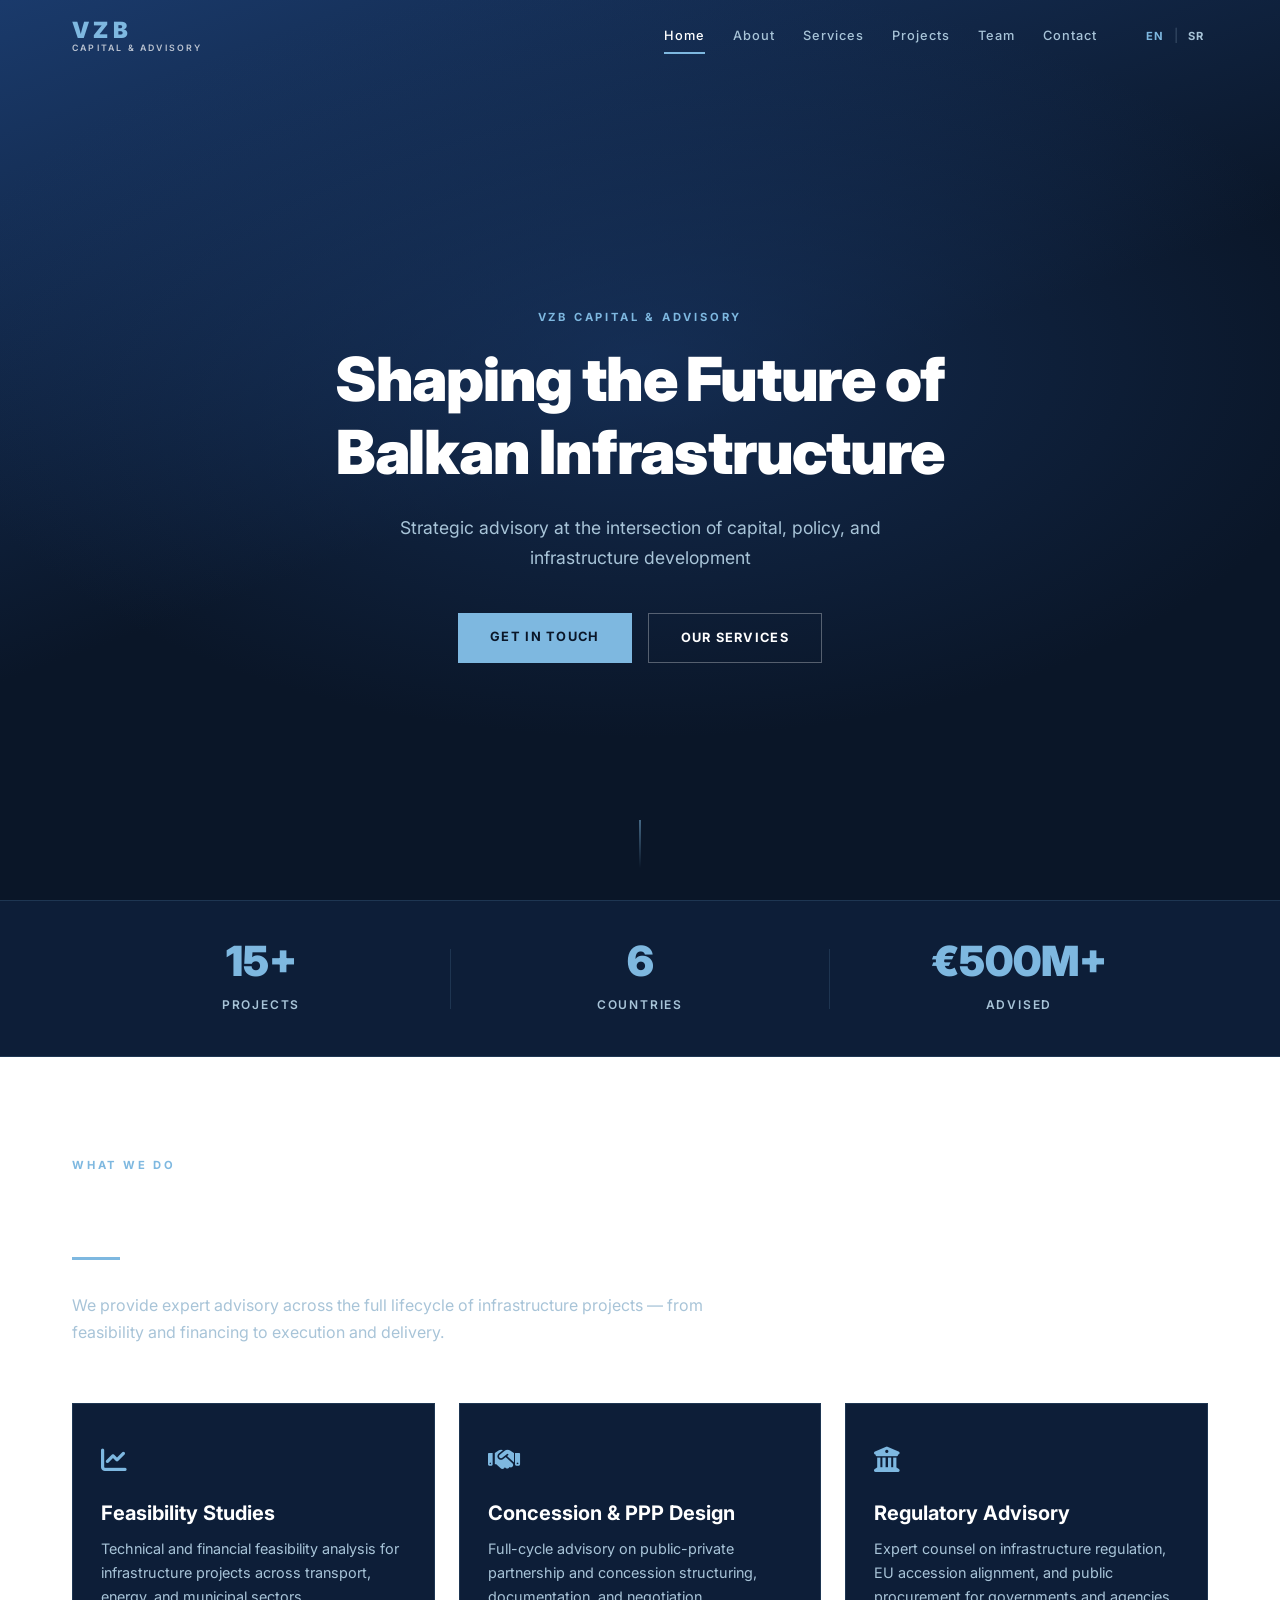
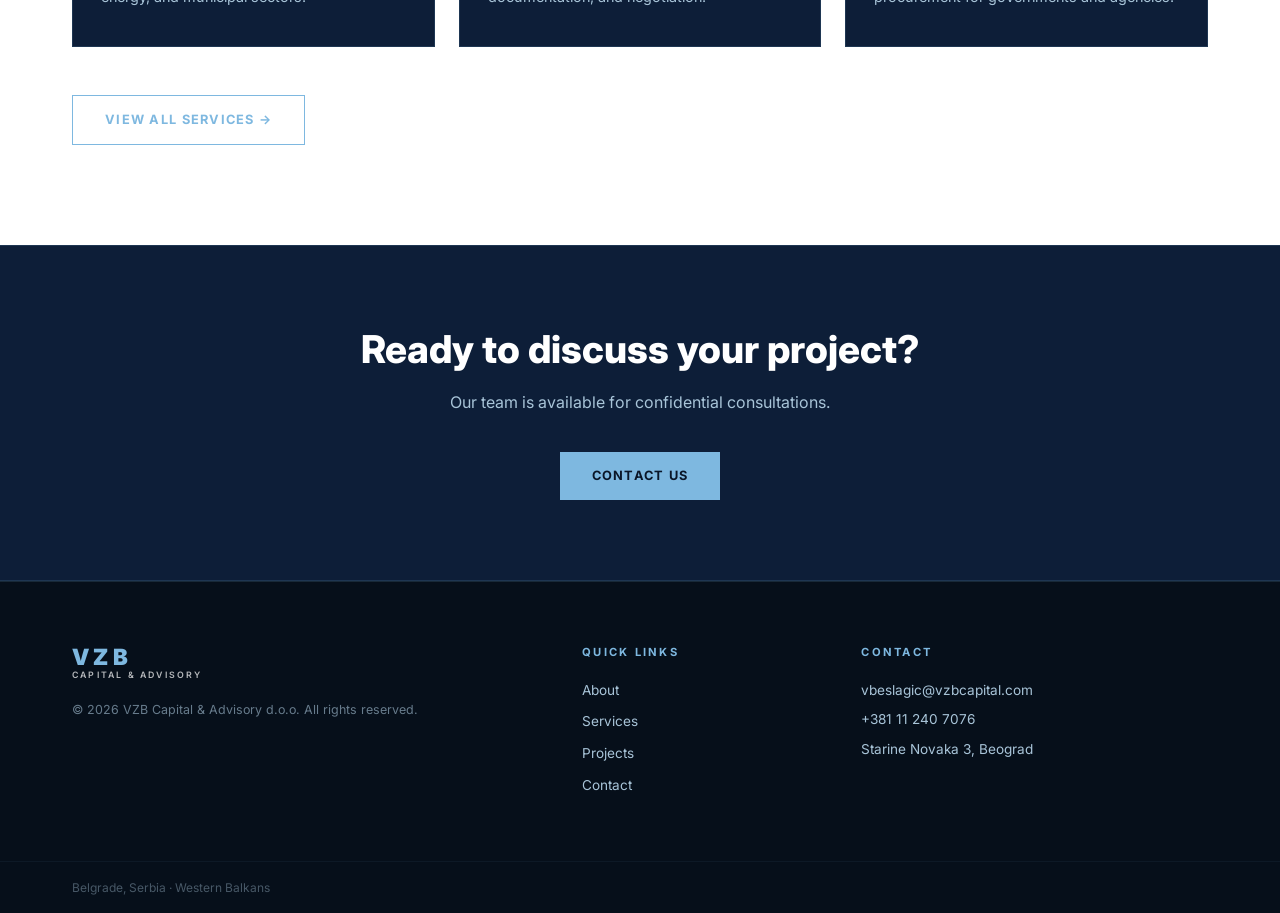
<file: index.html>
<!DOCTYPE html>
<html lang="en">
<head>
  <meta charset="UTF-8">
  <meta name="viewport" content="width=device-width, initial-scale=1.0">
  <title>VZB Capital & Advisory — Infrastructure Advisory, Balkans</title>
  <meta name="description" content="VZB Capital & Advisory provides strategic infrastructure advisory to governments, developers, and investors across the Western Balkans.">
  <link rel="stylesheet" href="https://cdnjs.cloudflare.com/ajax/libs/font-awesome/6.5.0/css/all.min.css">
  <link rel="stylesheet" href="style.css">
</head>
<body>
  <nav id="nav" class="nav"></nav>
  <main id="main">
    <!-- Hero -->
    <section class="hero">
      <div class="hero-content container">
        <span class="label" data-i18n="hero_label">VZB CAPITAL & ADVISORY</span>
        <h1 data-i18n="hero_headline">Shaping the Future of Balkan Infrastructure</h1>
        <p class="hero-sub" data-i18n="hero_sub">Strategic advisory at the intersection of capital, policy, and infrastructure development</p>
        <div class="hero-actions">
          <a href="contact.html" class="btn btn-primary" data-i18n="hero_cta">Get in Touch</a>
          <a href="services.html" class="btn btn-outline" data-i18n="hero_secondary">Our Services</a>
        </div>
      </div>
      <div class="hero-scroll-indicator">
        <span></span>
      </div>
    </section>

    <!-- Stats bar -->
    <section class="stats-bar">
      <div class="stats-inner container">
        <div class="stat">
          <span class="stat-num" data-i18n="stat_projects_num">15+</span>
          <span class="stat-label" data-i18n="stat_projects_label">Projects</span>
        </div>
        <div class="stat-divider"></div>
        <div class="stat">
          <span class="stat-num" data-i18n="stat_countries_num">6</span>
          <span class="stat-label" data-i18n="stat_countries_label">Countries</span>
        </div>
        <div class="stat-divider"></div>
        <div class="stat">
          <span class="stat-num" data-i18n="stat_capital_num">€500M+</span>
          <span class="stat-label" data-i18n="stat_capital_label">Advised</span>
        </div>
      </div>
    </section>

    <!-- Services teaser -->
    <section class="section">
      <div class="container">
        <div class="section-header">
          <span class="label" data-i18n="services_teaser_label">WHAT WE DO</span>
          <h2 data-i18n="services_teaser_heading">Our Core Services</h2>
          <div class="divider"></div>
          <p class="section-sub" data-i18n="services_teaser_sub">We provide expert advisory across the full lifecycle of infrastructure projects.</p>
        </div>
        <div class="service-cards">
          <div class="service-card">
            <div class="service-icon"><i class="fa-solid fa-chart-line"></i></div>
            <h3 data-i18n="svc1_title">Project Financing</h3>
            <p data-i18n="svc1_desc">Structuring and securing financing for major infrastructure initiatives.</p>
          </div>
          <div class="service-card">
            <div class="service-icon"><i class="fa-solid fa-handshake"></i></div>
            <h3 data-i18n="svc2_title">Investor Relations</h3>
            <p data-i18n="svc2_desc">Connecting infrastructure projects with regional and international capital.</p>
          </div>
          <div class="service-card">
            <div class="service-icon"><i class="fa-solid fa-building-columns"></i></div>
            <h3 data-i18n="svc3_title">Government Advisory</h3>
            <p data-i18n="svc3_desc">Strategic advisory for public bodies on infrastructure development.</p>
          </div>
        </div>
        <div class="section-footer-link">
          <a href="services.html" class="btn btn-accent" data-i18n="services_teaser_link">View All Services →</a>
        </div>
      </div>
    </section>

    <!-- CTA Banner -->
    <section class="cta-banner">
      <div class="container">
        <h2 data-i18n="cta_heading">Ready to discuss your project?</h2>
        <p data-i18n="cta_sub">Our team is available for confidential consultations.</p>
        <a href="contact.html" class="btn btn-primary" data-i18n="cta_btn">Contact Us</a>
      </div>
    </section>
  </main>
  <footer id="footer" class="footer"></footer>
  <script src="main.js"></script>
</body>
</html>
</file>
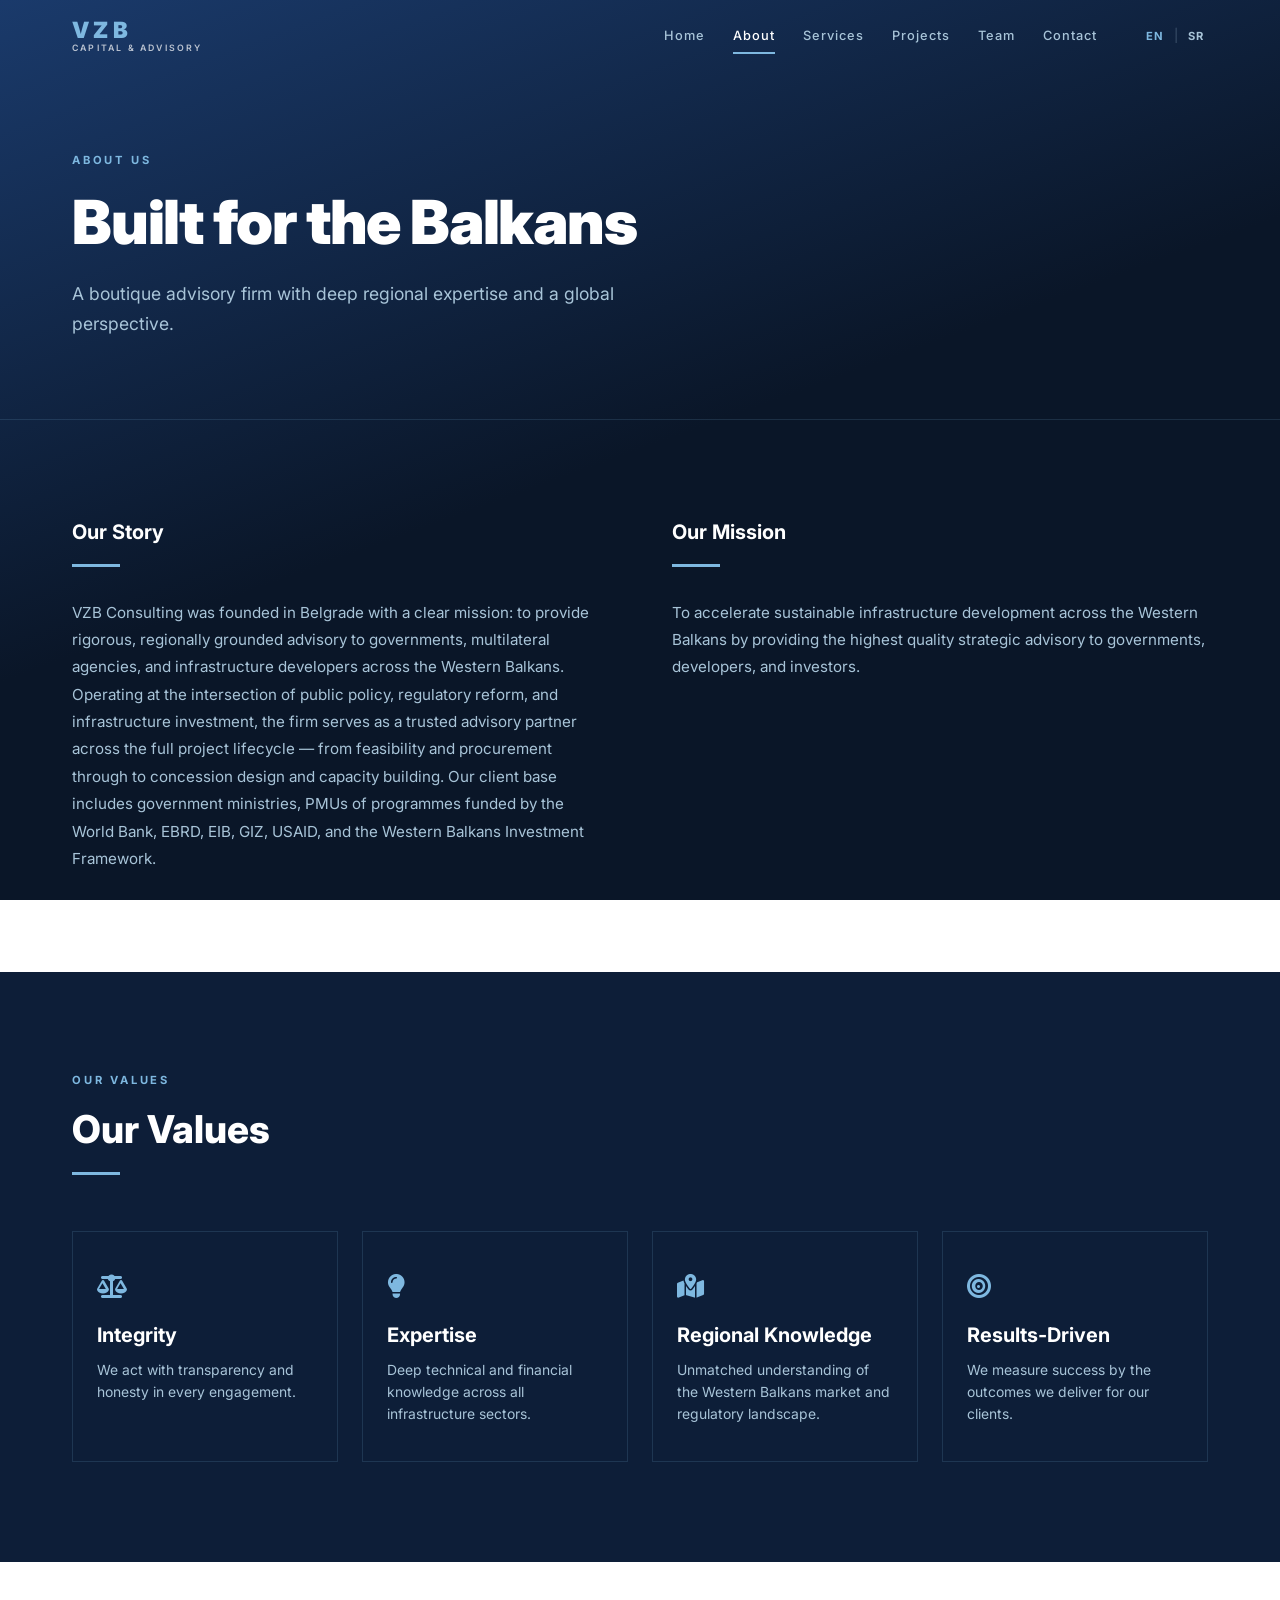
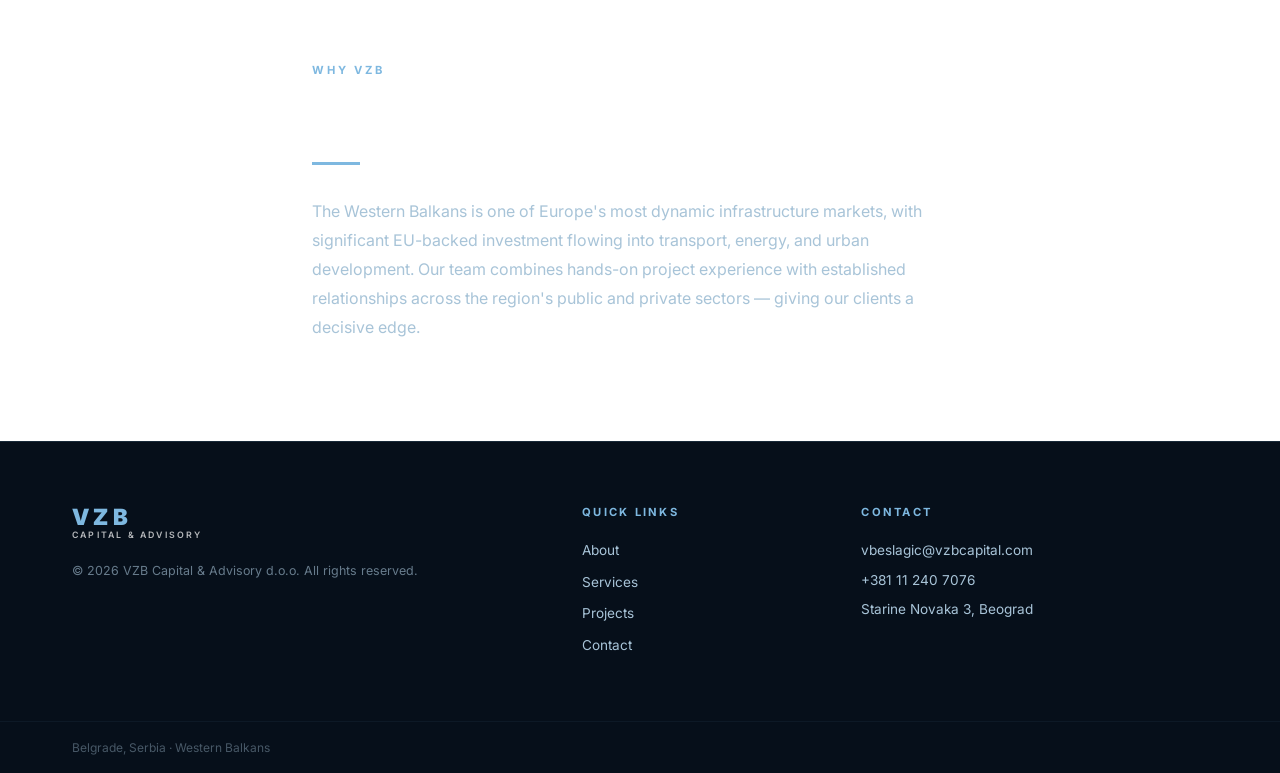
<file: about.html>
<!DOCTYPE html>
<html lang="en">
<head>
  <meta charset="UTF-8">
  <meta name="viewport" content="width=device-width, initial-scale=1.0">
  <title>About — VZB Capital & Advisory</title>
  <meta name="description" content="Learn about VZB Capital & Advisory — a boutique infrastructure advisory firm founded in Belgrade in 2021, serving the Western Balkans region.">
  <link rel="stylesheet" href="https://cdnjs.cloudflare.com/ajax/libs/font-awesome/6.5.0/css/all.min.css">
  <link rel="stylesheet" href="style.css">
</head>
<body>
  <nav id="nav" class="nav"></nav>
  <main id="main">
    <!-- Page Hero -->
    <section class="page-hero">
      <div class="container">
        <span class="label" data-i18n="about_label">ABOUT US</span>
        <h1 data-i18n="about_heading">Built for the Balkans</h1>
        <p class="page-hero-sub" data-i18n="about_tagline">A boutique advisory firm with deep regional expertise and a global perspective.</p>
      </div>
    </section>

    <!-- Story + Mission -->
    <section class="section">
      <div class="container two-col">
        <div>
          <h3 data-i18n="about_story_heading">Our Story</h3>
          <div class="divider"></div>
          <p data-i18n="about_story">VZB Capital & Advisory was founded in 2021 in Belgrade with a clear mission: to bridge the gap between infrastructure development needs in the Western Balkans and the international capital required to realise them. Operating at the intersection of public policy, private finance, and infrastructure delivery, we bring together the expertise needed to navigate complex projects from conception through to financial close.</p>
        </div>
        <div>
          <h3 data-i18n="about_mission_heading">Our Mission</h3>
          <div class="divider"></div>
          <p data-i18n="about_mission">To accelerate sustainable infrastructure development across the Western Balkans by providing the highest quality strategic advisory to governments, developers, and investors.</p>
        </div>
      </div>
    </section>

    <!-- Values -->
    <section class="section section-alt">
      <div class="container">
        <div class="section-header">
          <span class="label" data-i18n="about_values_label">OUR VALUES</span>
          <h2 data-i18n="about_values_heading">Our Values</h2>
          <div class="divider"></div>
        </div>
        <div class="values-grid">
          <div class="value-card">
            <div class="value-icon"><i class="fa-solid fa-scale-balanced"></i></div>
            <h3 data-i18n="val1_title">Integrity</h3>
            <p data-i18n="val1_desc">We act with transparency and honesty in every engagement.</p>
          </div>
          <div class="value-card">
            <div class="value-icon"><i class="fa-solid fa-lightbulb"></i></div>
            <h3 data-i18n="val2_title">Expertise</h3>
            <p data-i18n="val2_desc">Deep technical and financial knowledge across all infrastructure sectors.</p>
          </div>
          <div class="value-card">
            <div class="value-icon"><i class="fa-solid fa-map-location-dot"></i></div>
            <h3 data-i18n="val3_title">Regional Knowledge</h3>
            <p data-i18n="val3_desc">Unmatched understanding of the Western Balkans market.</p>
          </div>
          <div class="value-card">
            <div class="value-icon"><i class="fa-solid fa-bullseye"></i></div>
            <h3 data-i18n="val4_title">Results-Driven</h3>
            <p data-i18n="val4_desc">We measure success by the outcomes we deliver for our clients.</p>
          </div>
        </div>
      </div>
    </section>

    <!-- Why VZB -->
    <section class="section">
      <div class="container narrow">
        <span class="label" data-i18n="about_why_label">WHY VZB</span>
        <h2 data-i18n="about_why_heading">Why VZB?</h2>
        <div class="divider"></div>
        <p data-i18n="about_why">The Western Balkans is one of Europe's most dynamic infrastructure markets, with significant EU-backed investment flowing into transport, energy, and urban development. Our team combines hands-on project experience with established relationships across the region's public and private sectors — giving our clients a decisive edge.</p>
      </div>
    </section>
  </main>
  <footer id="footer" class="footer"></footer>
  <script src="main.js"></script>
</body>
</html>
</file>
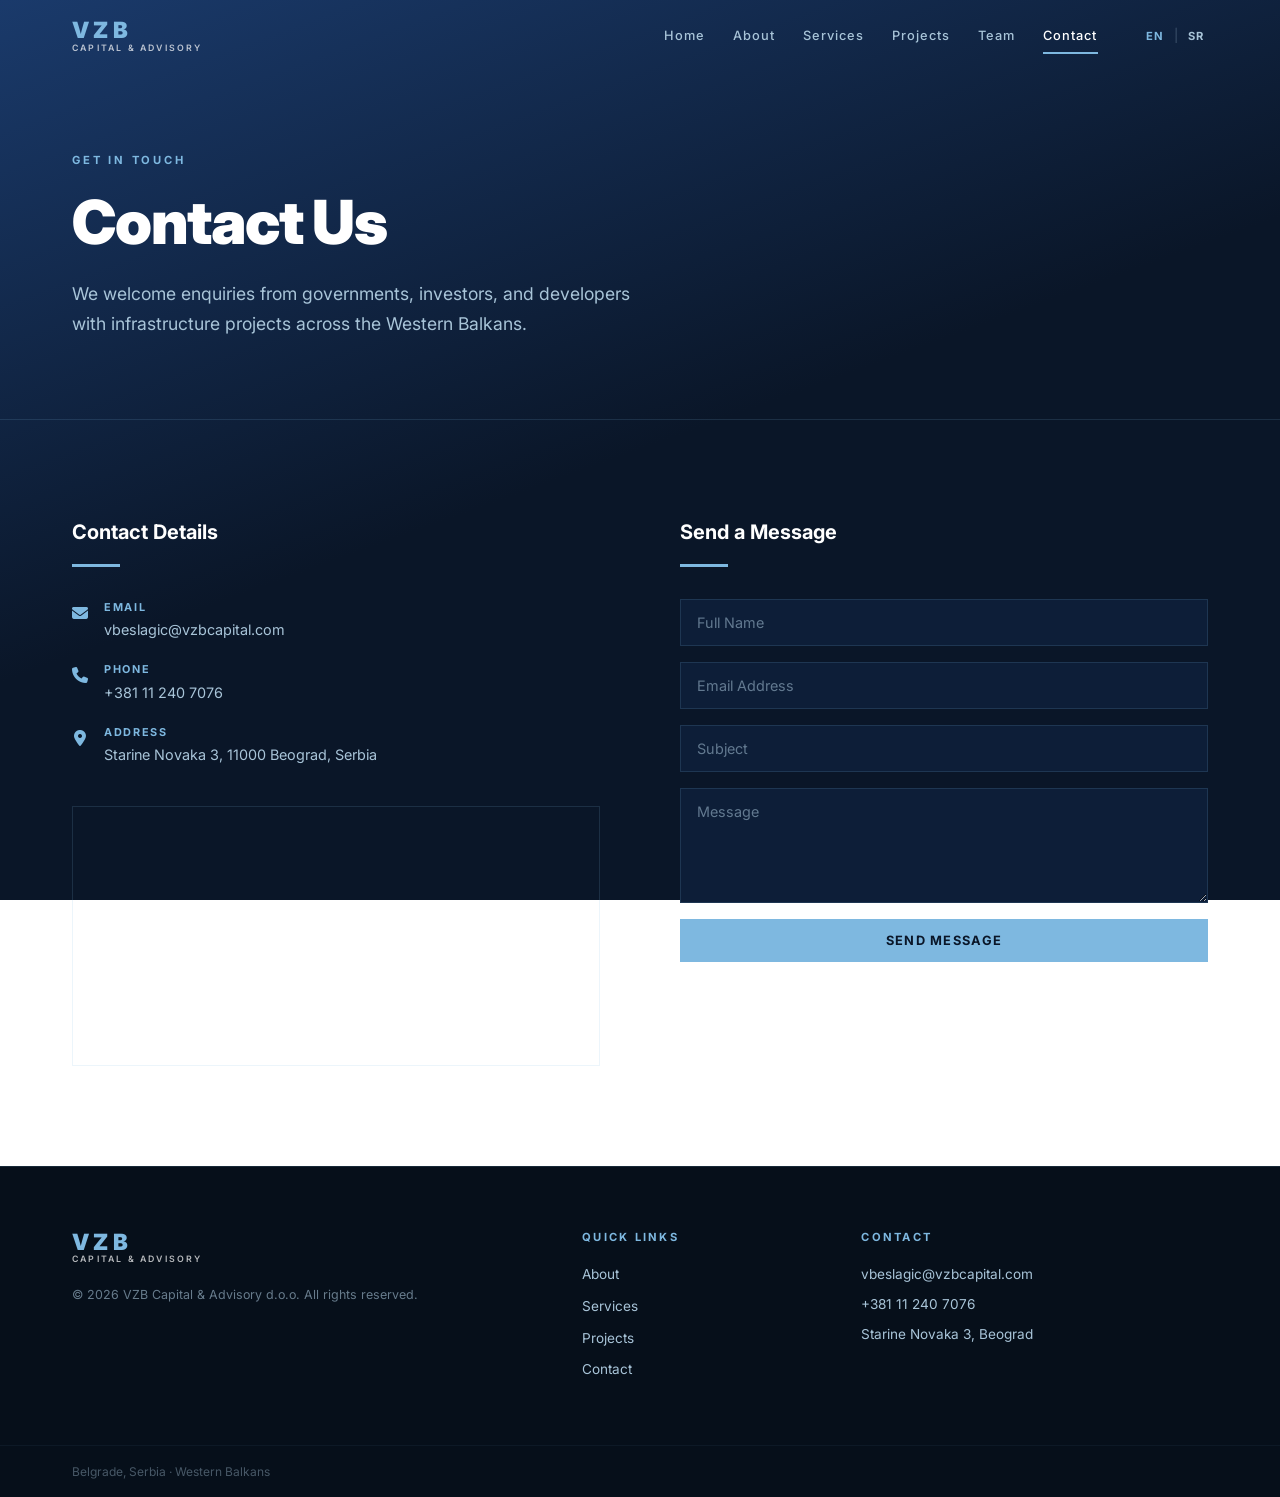
<file: contact.html>
<!DOCTYPE html>
<html lang="en">
<head>
  <meta charset="UTF-8">
  <meta name="viewport" content="width=device-width, initial-scale=1.0">
  <title>Contact — VZB Capital & Advisory</title>
  <meta name="description" content="Contact VZB Capital & Advisory in Belgrade. Get in touch to discuss infrastructure projects, investment advisory, and PPP structuring across the Western Balkans.">
  <link rel="stylesheet" href="https://cdnjs.cloudflare.com/ajax/libs/font-awesome/6.5.0/css/all.min.css">
  <link rel="stylesheet" href="style.css">
</head>
<body>
  <nav id="nav" class="nav"></nav>
  <main id="main">
    <!-- Page Hero -->
    <section class="page-hero">
      <div class="container">
        <span class="label" data-i18n="contact_label">GET IN TOUCH</span>
        <h1 data-i18n="contact_heading">Contact Us</h1>
        <p class="page-hero-sub" data-i18n="contact_sub">We welcome enquiries from governments, investors, and developers with infrastructure projects across the Western Balkans.</p>
      </div>
    </section>

    <!-- Contact Grid -->
    <section class="section">
      <div class="container contact-grid">

        <!-- Left: Contact details + map -->
        <div class="contact-info">
          <h3 data-i18n="contact_details_heading">Contact Details</h3>
          <div class="divider"></div>
          <div class="contact-items">
            <div class="contact-item">
              <span class="contact-item-icon"><i class="fa-solid fa-envelope"></i></span>
              <div class="contact-item-text">
                <span class="contact-item-label" data-i18n="contact_email_label">Email</span>
                <a class="contact-item-value" href="mailto:vbeslagic@vzbcapital.com" data-i18n="contact_email_value">vbeslagic@vzbcapital.com</a>
              </div>
            </div>
            <div class="contact-item">
              <span class="contact-item-icon"><i class="fa-solid fa-phone"></i></span>
              <div class="contact-item-text">
                <span class="contact-item-label" data-i18n="contact_phone_label">Phone</span>
                <a class="contact-item-value" href="tel:+381112407076" data-i18n="contact_phone_value">+381 11 240 7076</a>
              </div>
            </div>
            <div class="contact-item">
              <span class="contact-item-icon"><i class="fa-solid fa-location-dot"></i></span>
              <div class="contact-item-text">
                <span class="contact-item-label" data-i18n="contact_address_label">Address</span>
                <span class="contact-item-value" data-i18n="contact_address_value">Starine Novaka 3, 11000 Beograd, Serbia</span>
              </div>
            </div>
          </div>
          <div class="map-embed">
            <iframe
              src="https://www.google.com/maps/embed?pb=!1m18!1m12!1m3!1d2830.9123032396936!2d20.483399076691616!3d44.80326407107109!2m3!1f0!2f0!3f0!3m2!1i1024!2i768!4f13.1!3m3!1m2!1s0x475a7aa883f4b015%3A0x17b2cede4dc3dfb6!2sStarine%20Novaka%203%2C%20Beograd%2011000!5e0!3m2!1sen!2srs!4v1714999999999!5m2!1sen!2srs"
              width="100%" height="250" style="border:0;" allowfullscreen="" loading="lazy"
              referrerpolicy="no-referrer-when-downgrade" title="VZB Capital & Advisory office location">
            </iframe>
          </div>
        </div>

        <!-- Right: Contact form -->
        <div class="contact-form-col">
          <h3 data-i18n="contact_form_heading">Send a Message</h3>
          <div class="divider"></div>
          <form class="contact-form" action="https://formspree.io/f/xrejlbra" method="POST">
            <input type="text" name="name" data-i18n="form_name" placeholder="Full Name" required>
            <input type="email" name="email" data-i18n="form_email" placeholder="Email Address" required>
            <input type="text" name="subject" data-i18n="form_subject" placeholder="Subject">
            <textarea name="message" rows="5" data-i18n="form_message" placeholder="Message" required></textarea>
            <!-- Honeypot: hidden from real users, bots fill it and get blocked -->
            <input type="text" name="_gotcha" style="display:none" tabindex="-1" autocomplete="off">
            <button type="submit" class="btn btn-primary" data-i18n="form_submit">Send Message</button>
          </form>
          <div class="form-success" id="formSuccess" style="display:none;" data-i18n="form_success">Thank you. We will be in touch shortly.</div>
        </div>

      </div>
    </section>
  </main>
  <footer id="footer" class="footer"></footer>
  <script src="main.js"></script>
</body>
</html>
</file>
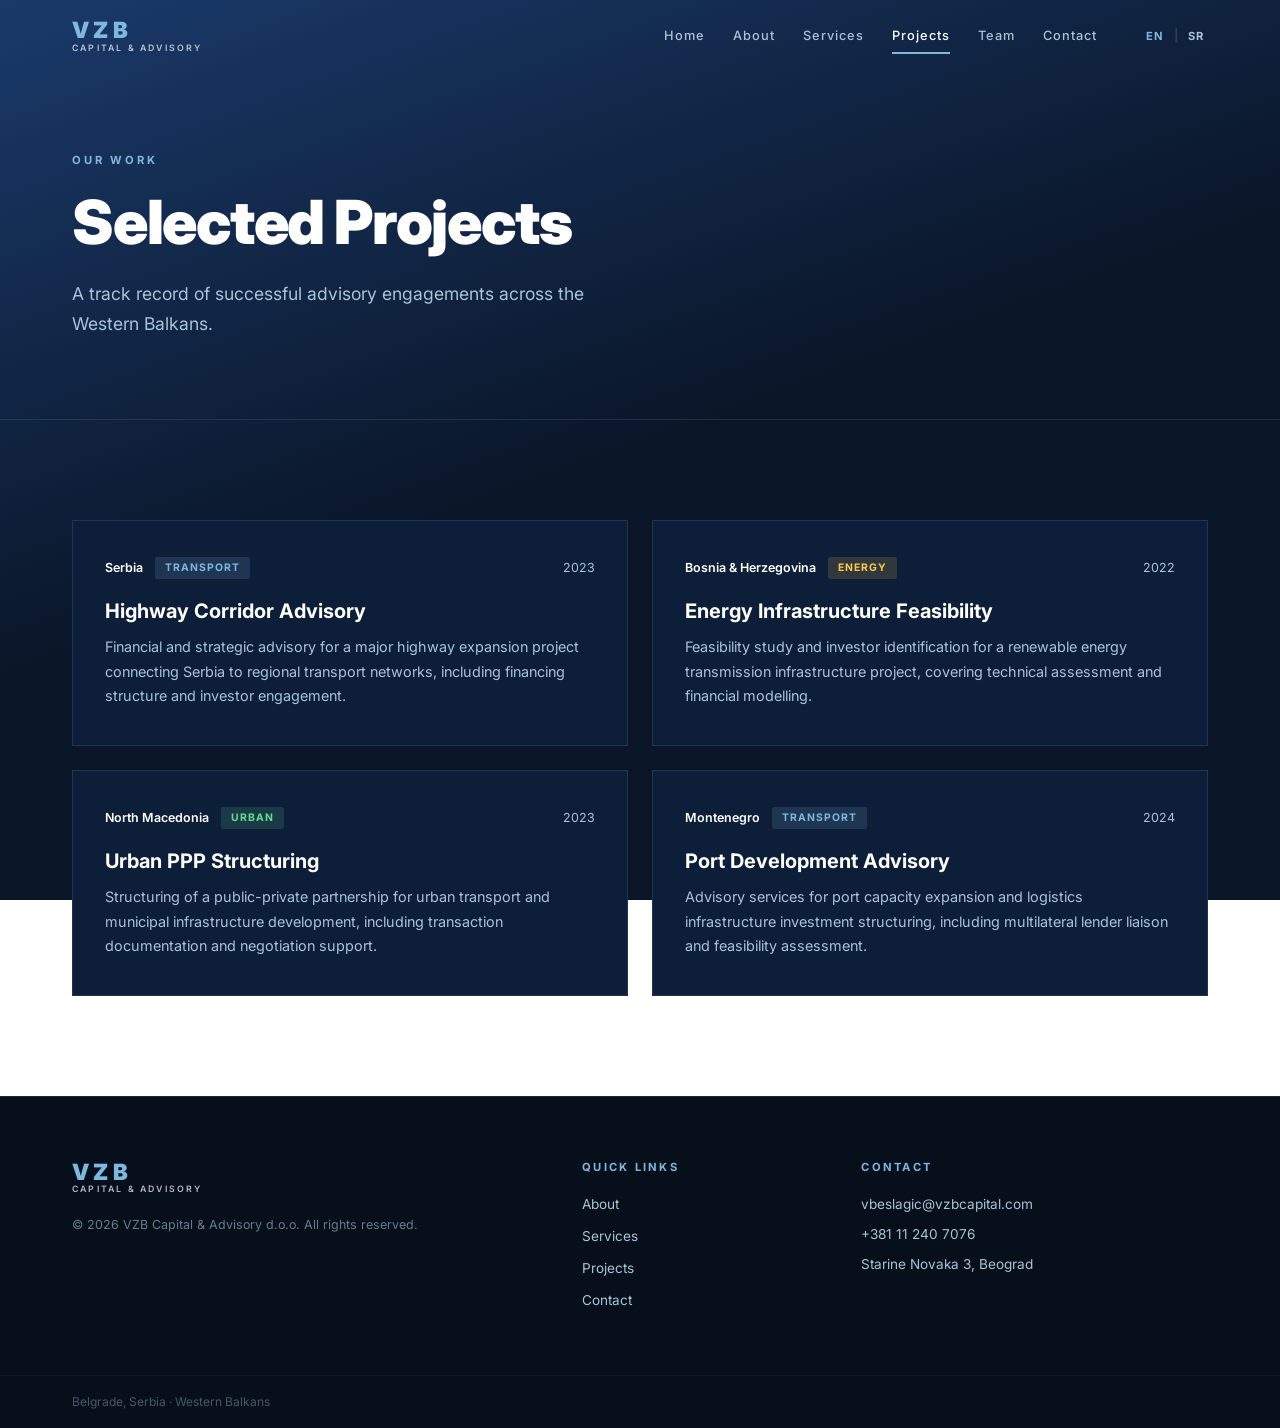
<file: projects.html>
<!DOCTYPE html>
<html lang="en">
<head>
  <meta charset="UTF-8">
  <meta name="viewport" content="width=device-width, initial-scale=1.0">
  <title>Projects — VZB Capital & Advisory</title>
  <meta name="description" content="Selected infrastructure advisory projects across Serbia, Bosnia & Herzegovina, North Macedonia, and Montenegro — transport, energy, and urban development.">
  <link rel="stylesheet" href="https://cdnjs.cloudflare.com/ajax/libs/font-awesome/6.5.0/css/all.min.css">
  <link rel="stylesheet" href="style.css">
</head>
<body>
  <nav id="nav" class="nav"></nav>
  <main id="main">
    <section class="page-hero">
      <div class="container">
        <span class="label" data-i18n="projects_label">OUR WORK</span>
        <h1 data-i18n="projects_heading">Selected Projects</h1>
        <p class="page-hero-sub" data-i18n="projects_sub">A track record of successful advisory engagements across the Western Balkans.</p>
      </div>
    </section>

    <section class="section">
      <div class="container">
        <div class="project-cards">
          <div class="project-card">
            <div class="project-meta">
              <span class="project-country" data-i18n="proj1_country">Serbia</span>
              <span class="project-sector transport" data-i18n="proj1_sector">Transport</span>
              <span class="project-year" data-i18n="proj1_year">2023</span>
            </div>
            <h3 data-i18n="proj1_title">Highway Corridor Advisory</h3>
            <p data-i18n="proj1_desc">Financial and strategic advisory for a major highway expansion project connecting Serbia to regional transport networks, including financing structure and investor engagement.</p>
          </div>
          <div class="project-card">
            <div class="project-meta">
              <span class="project-country" data-i18n="proj2_country">Bosnia & Herzegovina</span>
              <span class="project-sector energy" data-i18n="proj2_sector">Energy</span>
              <span class="project-year" data-i18n="proj2_year">2022</span>
            </div>
            <h3 data-i18n="proj2_title">Energy Infrastructure Feasibility</h3>
            <p data-i18n="proj2_desc">Feasibility study and investor identification for a renewable energy transmission infrastructure project, covering technical assessment and financial modelling.</p>
          </div>
          <div class="project-card">
            <div class="project-meta">
              <span class="project-country" data-i18n="proj3_country">North Macedonia</span>
              <span class="project-sector urban" data-i18n="proj3_sector">Urban</span>
              <span class="project-year" data-i18n="proj3_year">2023</span>
            </div>
            <h3 data-i18n="proj3_title">Urban PPP Structuring</h3>
            <p data-i18n="proj3_desc">Structuring of a public-private partnership for urban transport and municipal infrastructure development, including transaction documentation and negotiation support.</p>
          </div>
          <div class="project-card">
            <div class="project-meta">
              <span class="project-country" data-i18n="proj4_country">Montenegro</span>
              <span class="project-sector transport" data-i18n="proj4_sector">Transport</span>
              <span class="project-year" data-i18n="proj4_year">2024</span>
            </div>
            <h3 data-i18n="proj4_title">Port Development Advisory</h3>
            <p data-i18n="proj4_desc">Advisory services for port capacity expansion and logistics infrastructure investment structuring, including multilateral lender liaison and feasibility assessment.</p>
          </div>
        </div>
      </div>
    </section>
  </main>
  <footer id="footer" class="footer"></footer>
  <script src="main.js"></script>
</body>
</html>
</file>
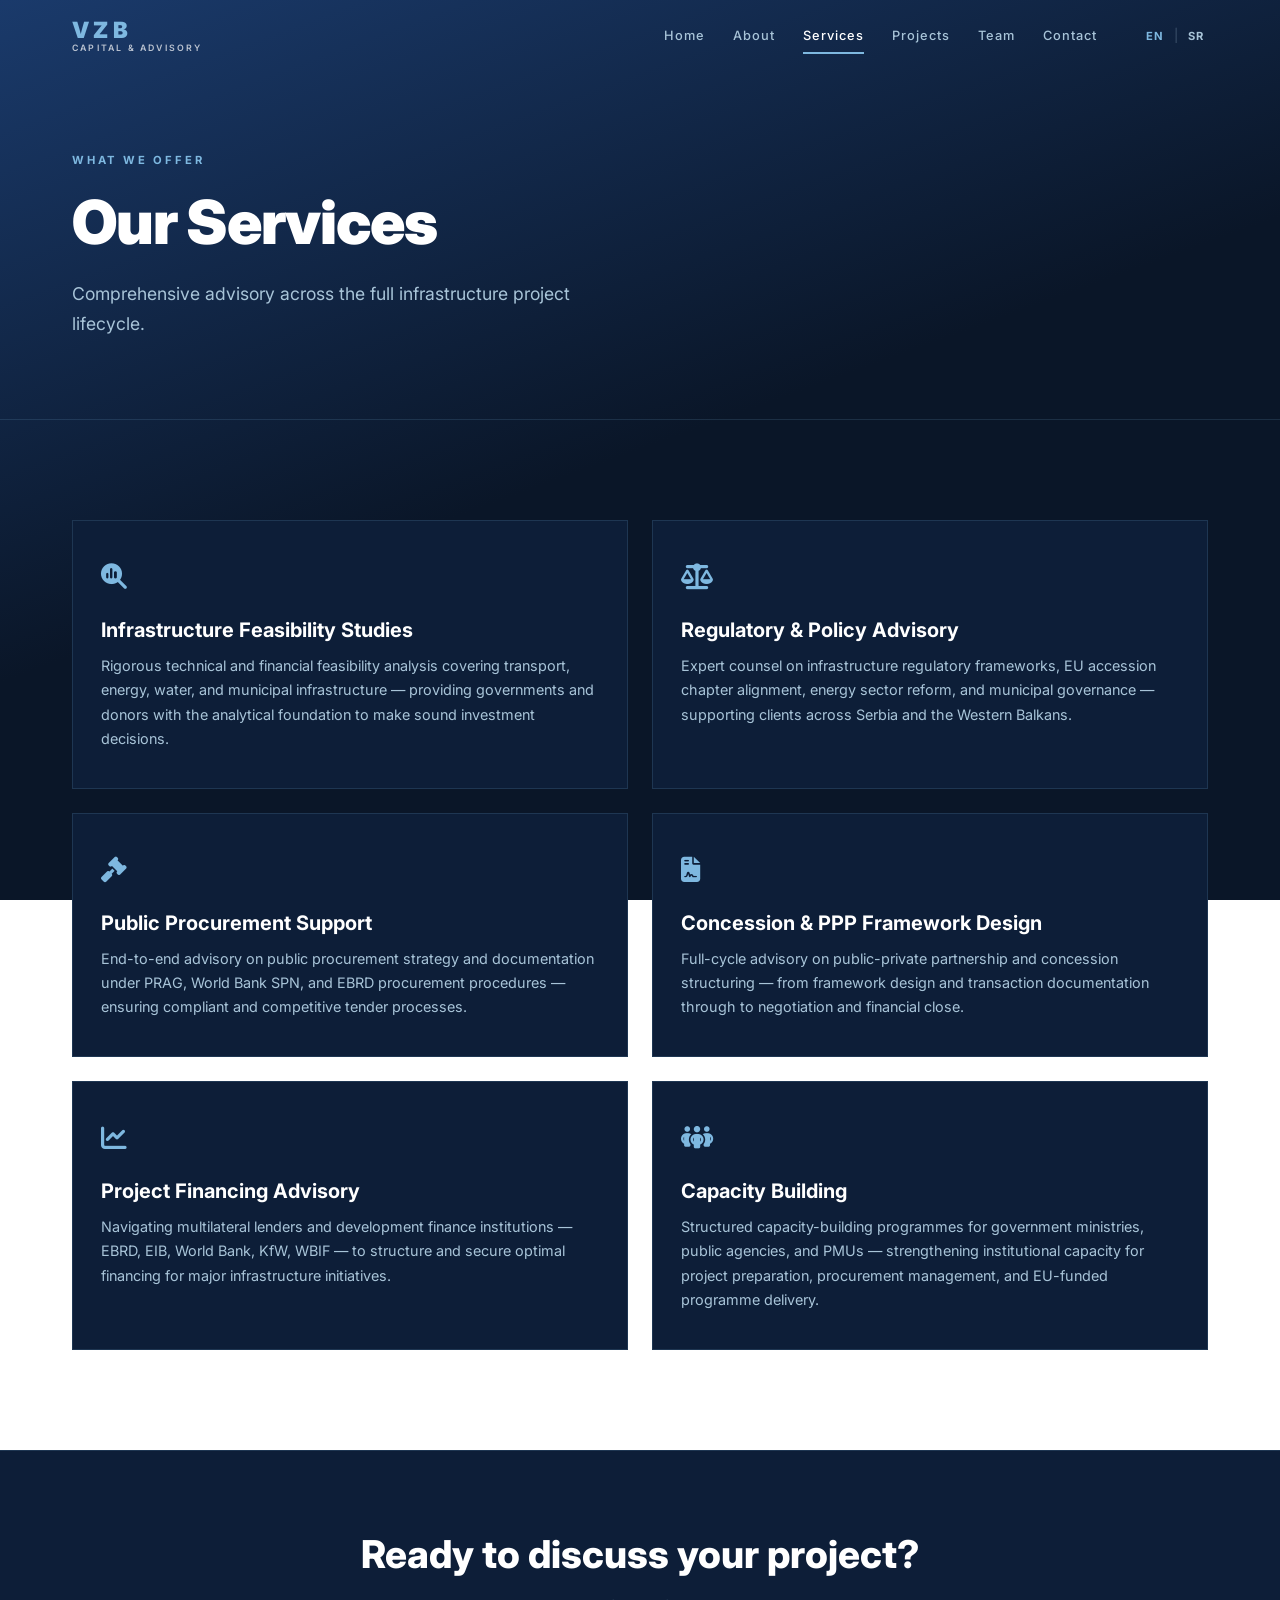
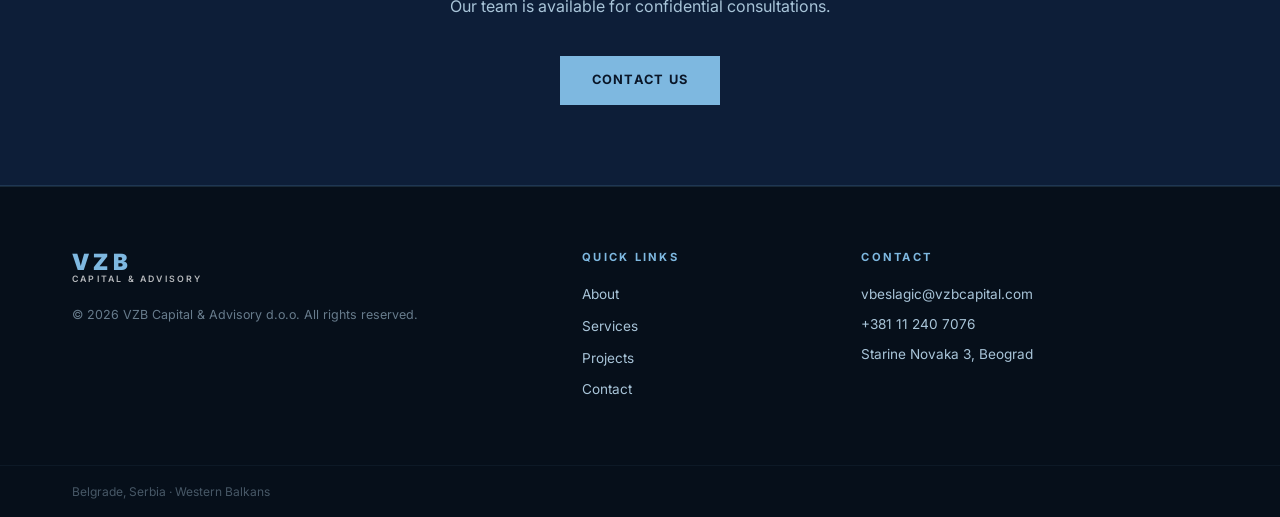
<file: services.html>
<!DOCTYPE html>
<html lang="en">
<head>
  <meta charset="UTF-8">
  <meta name="viewport" content="width=device-width, initial-scale=1.0">
  <title>Services — VZB Capital & Advisory</title>
  <meta name="description" content="Our services: infrastructure feasibility studies, regulatory advisory, public procurement support, concession and PPP framework design, project financing, and capacity building across the Western Balkans.">
  <link rel="stylesheet" href="https://cdnjs.cloudflare.com/ajax/libs/font-awesome/6.5.0/css/all.min.css">
  <link rel="stylesheet" href="style.css">
</head>
<body>
  <nav id="nav" class="nav"></nav>
  <main id="main">
  <section class="page-hero">
    <div class="container">
      <span class="label" data-i18n="services_label">WHAT WE OFFER</span>
      <h1 data-i18n="services_heading">Our Services</h1>
      <p class="page-hero-sub" data-i18n="services_sub">Comprehensive advisory across the full infrastructure project lifecycle.</p>
    </div>
  </section>

  <section class="section">
    <div class="container">
      <div class="service-cards service-cards-6">
        <div class="service-card">
          <div class="service-icon"><i class="fa-solid fa-magnifying-glass-chart"></i></div>
          <h3 data-i18n="svc_fin_title">Infrastructure Feasibility Studies</h3>
          <p data-i18n="svc_fin_desc">Rigorous technical and financial feasibility analysis covering transport, energy, water, and municipal infrastructure — providing governments and donors with the analytical foundation to make sound investment decisions.</p>
        </div>
        <div class="service-card">
          <div class="service-icon"><i class="fa-solid fa-scale-balanced"></i></div>
          <h3 data-i18n="svc_feas_title">Regulatory & Policy Advisory</h3>
          <p data-i18n="svc_feas_desc">Expert counsel on infrastructure regulatory frameworks, EU accession chapter alignment, energy sector reform, and municipal governance — supporting clients across Serbia and the Western Balkans.</p>
        </div>
        <div class="service-card">
          <div class="service-icon"><i class="fa-solid fa-gavel"></i></div>
          <h3 data-i18n="svc_ir_title">Public Procurement Support</h3>
          <p data-i18n="svc_ir_desc">End-to-end advisory on public procurement strategy and documentation under PRAG, World Bank SPN, and EBRD procurement procedures — ensuring compliant and competitive tender processes.</p>
        </div>
        <div class="service-card">
          <div class="service-icon"><i class="fa-solid fa-file-contract"></i></div>
          <h3 data-i18n="svc_ppp_title">Concession & PPP Framework Design</h3>
          <p data-i18n="svc_ppp_desc">Full-cycle advisory on public-private partnership and concession structuring — from framework design and transaction documentation through to negotiation and financial close.</p>
        </div>
        <div class="service-card">
          <div class="service-icon"><i class="fa-solid fa-chart-line"></i></div>
          <h3 data-i18n="svc_gov_title">Project Financing Advisory</h3>
          <p data-i18n="svc_gov_desc">Navigating multilateral lenders and development finance institutions — EBRD, EIB, World Bank, KfW, WBIF — to structure and secure optimal financing for major infrastructure initiatives.</p>
        </div>
        <div class="service-card">
          <div class="service-icon"><i class="fa-solid fa-people-group"></i></div>
          <h3 data-i18n="svc_dd_title">Capacity Building</h3>
          <p data-i18n="svc_dd_desc">Structured capacity-building programmes for government ministries, public agencies, and PMUs — strengthening institutional capacity for project preparation, procurement management, and EU-funded programme delivery.</p>
        </div>
      </div>
    </div>
  </section>

  <section class="cta-banner">
    <div class="container">
      <h2 data-i18n="cta_heading">Ready to discuss your project?</h2>
      <p data-i18n="cta_sub">Our team is available for confidential consultations.</p>
      <a href="contact.html" class="btn btn-primary" data-i18n="cta_btn">Contact Us</a>
    </div>
  </section>
</main>
  <footer id="footer" class="footer"></footer>
  <script src="main.js"></script>
</body>
</html>
</file>
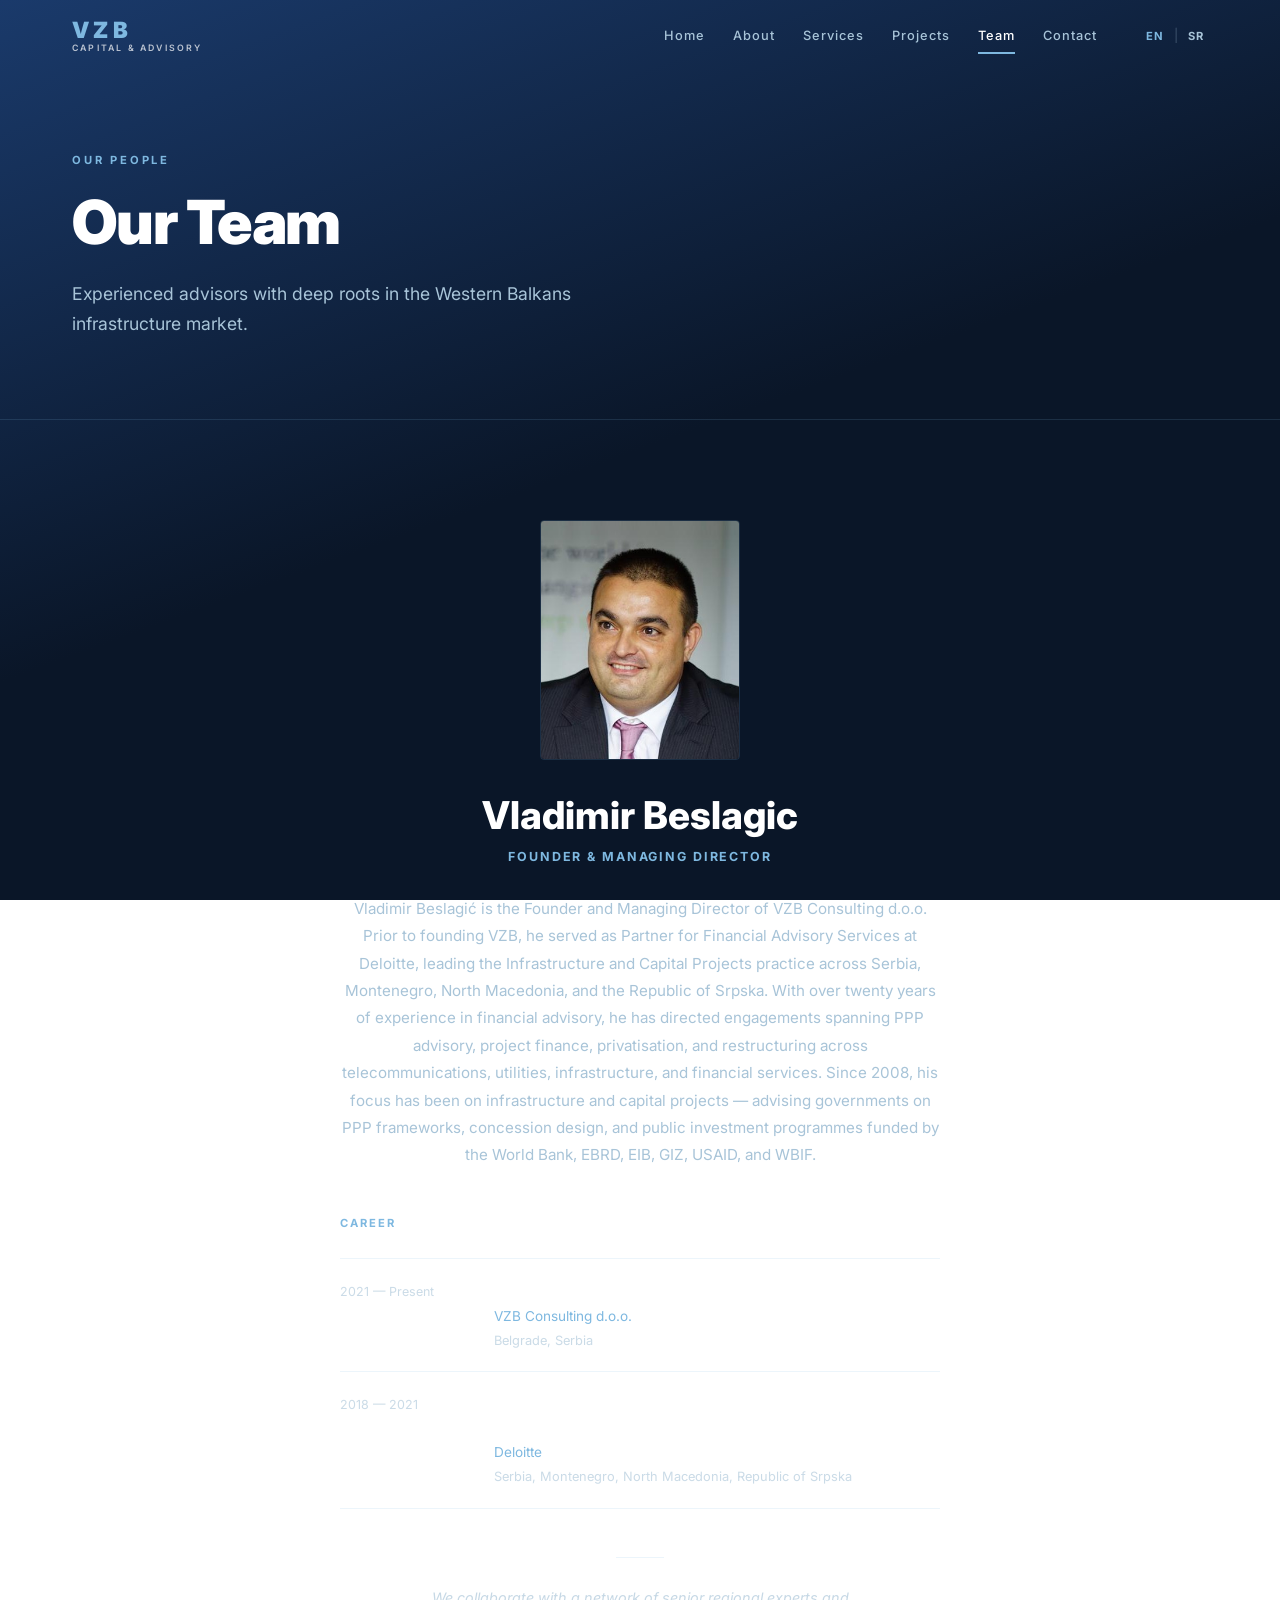
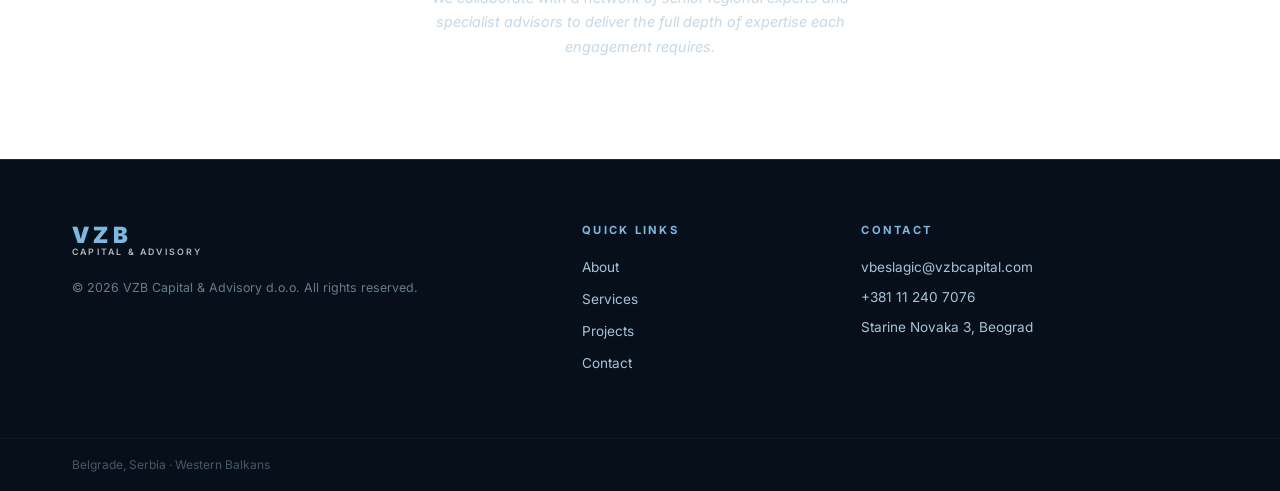
<file: team.html>
<!DOCTYPE html>
<html lang="en">
<head>
  <meta charset="UTF-8">
  <meta name="viewport" content="width=device-width, initial-scale=1.0">
  <title>Team — VZB Capital & Advisory</title>
  <meta name="description" content="Meet the team at VZB Capital & Advisory. Vladimir Beslagić, Founder & Managing Director, brings 20+ years of infrastructure advisory experience including as Partner at Deloitte.">
  <link rel="stylesheet" href="https://cdnjs.cloudflare.com/ajax/libs/font-awesome/6.5.0/css/all.min.css">
  <link rel="stylesheet" href="style.css">
</head>
<body>
  <nav id="nav" class="nav"></nav>
  <main id="main">
    <!-- Page Hero -->
    <section class="page-hero">
      <div class="container">
        <span class="label" data-i18n="team_label">OUR PEOPLE</span>
        <h1 data-i18n="team_heading">Our Team</h1>
        <p class="page-hero-sub" data-i18n="team_sub">Experienced advisors with deep roots in the Western Balkans infrastructure market.</p>
      </div>
    </section>

    <!-- Team Member -->
    <section class="section">
      <div class="container">
        <div class="team-member">
          <img class="member-avatar" src="assets/vladimir-beslagic.jpg" alt="Vladimir Beslagic">
          <h2 class="member-name" data-i18n="team_name">Vladimir Beslagic</h2>
          <p class="member-title" data-i18n="team_title">Founder &amp; Managing Director</p>
          <p class="member-bio" data-i18n="team_bio">Vladimir Beslagić is the Founder and Managing Director of VZB Consulting d.o.o. Prior to founding VZB, he served as Partner for Financial Advisory Services at Deloitte, leading the Infrastructure and Capital Projects practice across Serbia, Montenegro, North Macedonia, and the Republic of Srpska. With over twenty years of experience in financial advisory, he has directed engagements spanning PPP advisory, project finance, privatisation, and restructuring across telecommunications, utilities, infrastructure, and financial services. Since 2008, his focus has been on infrastructure and capital projects — advising governments on PPP frameworks, concession design, and public investment programmes funded by the World Bank, EBRD, EIB, GIZ, USAID, and WBIF.</p>

          <!-- Career History -->
          <div class="career-history">
            <h3 class="career-heading" data-i18n="career_heading">Career</h3>
            <div class="career-item">
              <div class="career-period" data-i18n="career1_period">2021 — Present</div>
              <div class="career-body">
                <div class="career-role" data-i18n="career1_role">Founder &amp; Managing Director</div>
                <div class="career-company" data-i18n="career1_company">VZB Consulting d.o.o.</div>
                <div class="career-location" data-i18n="career1_location">Belgrade, Serbia</div>
              </div>
            </div>
            <div class="career-item">
              <div class="career-period" data-i18n="career2_period">2011 — 2021</div>
              <div class="career-body">
                <div class="career-role" data-i18n="career2_role">Partner, Financial Advisory Services · Head of Infrastructure &amp; Capital Projects</div>
                <div class="career-company" data-i18n="career2_company">Deloitte</div>
                <div class="career-location" data-i18n="career2_location">Serbia, Montenegro, North Macedonia, Republic of Srpska</div>
              </div>
            </div>
          </div>

          <div class="team-rule"></div>
          <p class="team-network" data-i18n="team_network">We collaborate with a network of senior regional experts and specialist advisors to deliver the full depth of expertise each engagement requires.</p>
        </div>
      </div>
    </section>
  </main>
  <footer id="footer" class="footer"></footer>
  <script src="main.js"></script>
</body>
</html>
</file>
<file: style.css>
/* === Google Fonts === */
@import url('https://fonts.googleapis.com/css2?family=Inter:wght@300;400;500;600;700;800;900&display=swap');

/* === CSS Custom Properties === */
:root {
  --bg-start: #1a3a6b;
  --bg-end: #0a1628;
  --accent: #7eb8e0;
  --heading: #ffffff;
  --body: #a8c4d8;
  --section-bg: #0f2035;
  --section-alt: #0d1e38;
  --border: rgba(126, 184, 224, 0.15);
  --footer-bg: #060f1a;
  --nav-bg: rgba(10, 22, 40, 0.95);
  --font-body: 'Inter', system-ui, sans-serif;
  --max-width: 1200px;
  --nav-height: 72px;
}

/* === Reset === */
*, *::before, *::after { box-sizing: border-box; margin: 0; padding: 0; }
html { scroll-behavior: smooth; font-size: 16px; }
body {
  font-family: var(--font-body);
  background-color: var(--bg-end);
  background: linear-gradient(160deg, var(--bg-start) 0%, var(--bg-end) 50%) fixed;
  color: var(--body);
  line-height: 1.6;
  -webkit-font-smoothing: antialiased;
  -moz-osx-font-smoothing: grayscale;
}
a { color: inherit; text-decoration: none; }
img { max-width: 100%; display: block; }
ul { list-style: none; }
button { cursor: pointer; border: none; background: none; font-family: inherit; }

/* === Container === */
.container {
  max-width: var(--max-width);
  margin: 0 auto;
  padding: 0 32px;
}

/* === Section spacing === */
.section { padding: 100px 0; }
.section-alt { background: var(--section-alt); }

/* === Typography === */
h1, h2, h3, h4 { color: var(--heading); line-height: 1.2; }
h1 { font-size: clamp(2.2rem, 5vw, 3.8rem); font-weight: 900; letter-spacing: -0.02em; }
h2 { font-size: clamp(1.8rem, 3vw, 2.6rem); font-weight: 800; }
h3 { font-size: 1.25rem; font-weight: 700; }
h4 { font-size: 1rem; font-weight: 600; }
p { color: var(--body); line-height: 1.7; }

/* === Label (small caps above headings) === */
.label {
  font-size: 0.7rem;
  font-weight: 700;
  letter-spacing: 0.25em;
  text-transform: uppercase;
  color: var(--accent);
  display: block;
  margin-bottom: 16px;
}

/* === Divider === */
.divider {
  width: 48px;
  height: 3px;
  background: var(--accent);
  margin: 20px 0 32px;
}

/* === Buttons === */
.btn {
  display: inline-block;
  padding: 14px 32px;
  font-size: 0.8rem;
  font-weight: 700;
  letter-spacing: 0.1em;
  text-transform: uppercase;
  transition: all 0.2s;
  cursor: pointer;
}
.btn-primary {
  background: var(--accent);
  color: var(--bg-end);
}
.btn-primary:hover { background: #a8d4f0; }
.btn-outline {
  border: 1px solid rgba(255,255,255,0.3);
  color: var(--heading);
}
.btn-outline:hover { border-color: var(--accent); color: var(--accent); }
.btn-accent {
  border: 1px solid var(--accent);
  color: var(--accent);
}
.btn-accent:hover { background: var(--accent); color: var(--bg-end); }

/* === Navigation === */
.nav {
  position: fixed;
  top: 0;
  left: 0;
  right: 0;
  z-index: 1000;
  height: var(--nav-height);
  background: transparent;
  transition: background 0.3s, box-shadow 0.3s;
}
.nav.scrolled {
  background: var(--nav-bg);
  backdrop-filter: blur(12px);
  -webkit-backdrop-filter: blur(12px);
  box-shadow: 0 1px 0 var(--border);
}
.nav-inner {
  display: flex;
  align-items: center;
  height: 100%;
  gap: 32px;
}
.nav-logo {
  display: flex;
  flex-direction: column;
  line-height: 1;
  flex-shrink: 0;
}
.logo-vzb {
  font-size: 1.4rem;
  font-weight: 900;
  letter-spacing: 0.2em;
  color: var(--accent);
}
.logo-sub {
  font-size: 0.55rem;
  font-weight: 600;
  letter-spacing: 0.25em;
  color: var(--heading);
  opacity: 0.7;
  margin-top: 2px;
}
.nav-links {
  display: flex;
  align-items: center;
  gap: 4px;
  margin-left: auto;
}
.nav-link {
  font-size: 0.8rem;
  font-weight: 500;
  letter-spacing: 0.08em;
  color: var(--body);
  padding: 6px 12px;
  position: relative;
  transition: color 0.2s;
}
.nav-link::after {
  content: '';
  position: absolute;
  bottom: -2px;
  left: 12px;
  right: 12px;
  height: 2px;
  background: var(--accent);
  transform: scaleX(0);
  transition: transform 0.2s;
}
.nav-link:hover, .nav-link.active { color: var(--heading); }
.nav-link:hover::after, .nav-link.active::after { transform: scaleX(1); }

.nav-right {
  display: flex;
  align-items: center;
  gap: 16px;
  flex-shrink: 0;
}
.lang-toggle {
  display: flex;
  align-items: center;
  gap: 6px;
}
.lang-btn {
  font-size: 0.7rem;
  font-weight: 700;
  letter-spacing: 0.1em;
  color: var(--body);
  padding: 2px 4px;
  transition: color 0.2s;
}
.lang-btn:hover, .lang-btn.active { color: var(--accent); }
.lang-sep { color: var(--body); opacity: 0.3; font-size: 0.8rem; }

/* === Hamburger (mobile only) === */
.nav-hamburger {
  display: none;
  flex-direction: column;
  gap: 5px;
  padding: 4px;
}
.nav-hamburger span {
  display: block;
  width: 22px;
  height: 2px;
  background: var(--heading);
  transition: transform 0.3s, opacity 0.3s;
}
.nav-hamburger.open span:nth-child(1) { transform: translateY(7px) rotate(45deg); }
.nav-hamburger.open span:nth-child(2) { opacity: 0; }
.nav-hamburger.open span:nth-child(3) { transform: translateY(-7px) rotate(-45deg); }

/* === Footer === */
.footer {
  background: var(--footer-bg);
  border-top: 1px solid var(--border);
}
.footer-inner {
  display: grid;
  grid-template-columns: 2fr 1fr 1.5fr;
  gap: 48px;
  padding: 64px 32px;
}
.footer-brand .nav-logo { margin-bottom: 20px; }
.footer-copy {
  font-size: 0.78rem;
  color: var(--body);
  opacity: 0.6;
  margin-top: 8px;
}
.footer-heading {
  font-size: 0.7rem;
  font-weight: 700;
  letter-spacing: 0.2em;
  text-transform: uppercase;
  color: var(--accent);
  margin-bottom: 20px;
}
.footer-nav {
  display: flex;
  flex-direction: column;
  gap: 10px;
}
.footer-nav a {
  font-size: 0.85rem;
  color: var(--body);
  transition: color 0.2s;
}
.footer-nav a:hover { color: var(--heading); }
.footer-contact {
  display: flex;
  flex-direction: column;
  gap: 8px;
}
.footer-contact a, .footer-contact span {
  font-size: 0.85rem;
  color: var(--body);
  transition: color 0.2s;
}
.footer-contact a:hover { color: var(--accent); }
.footer-bottom {
  border-top: 1px solid var(--border);
  padding: 16px 32px;
  font-size: 0.75rem;
  color: var(--body);
  opacity: 0.4;
}

/* === Hero === */
.hero {
  min-height: 100vh;
  display: flex;
  align-items: center;
  padding-top: var(--nav-height);
  position: relative;
  overflow: hidden;
}
.hero::before {
  content: '';
  position: absolute;
  inset: 0;
  background: radial-gradient(ellipse 80% 60% at 50% 40%, rgba(26, 58, 107, 0.6) 0%, transparent 70%);
  pointer-events: none;
}
.hero-content {
  position: relative;
  z-index: 1;
  max-width: 800px;
  margin: 0 auto;
  text-align: center;
  padding: 80px 32px;
}
.hero-content h1 { margin-bottom: 24px; }
.hero-sub {
  font-size: 1.1rem;
  max-width: 560px;
  margin: 0 auto 40px;
  line-height: 1.7;
}
.hero-actions {
  display: flex;
  gap: 16px;
  justify-content: center;
  flex-wrap: wrap;
}
.hero-scroll-indicator {
  position: absolute;
  bottom: 32px;
  left: 50%;
  transform: translateX(-50%);
}
.hero-scroll-indicator span {
  display: block;
  width: 1px;
  height: 48px;
  background: linear-gradient(to bottom, var(--accent), transparent);
  margin: 0 auto;
  animation: scrollPulse 2s ease-in-out infinite;
}
@keyframes scrollPulse {
  0%, 100% { opacity: 0.4; transform: scaleY(1); }
  50% { opacity: 1; transform: scaleY(1.2); }
}

/* === Stats bar === */
.stats-bar {
  background: var(--section-alt);
  border-top: 1px solid var(--border);
  border-bottom: 1px solid var(--border);
  padding: 40px 0;
}
.stats-inner {
  display: flex;
  align-items: center;
  justify-content: center;
  gap: 0;
}
.stat {
  flex: 1;
  text-align: center;
  padding: 0 32px;
}
.stat-num {
  display: block;
  font-size: 2.6rem;
  font-weight: 900;
  color: var(--accent);
  line-height: 1;
  margin-bottom: 8px;
}
.stat-label {
  font-size: 0.75rem;
  font-weight: 600;
  letter-spacing: 0.15em;
  text-transform: uppercase;
  color: var(--body);
}
.stat-divider {
  width: 1px;
  height: 60px;
  background: var(--border);
  flex-shrink: 0;
}

/* === Section header === */
.section-header {
  max-width: 640px;
  margin-bottom: 56px;
}
.section-sub {
  font-size: 1rem;
  line-height: 1.7;
  color: var(--body);
}

/* === Service cards (home teaser + services page) === */
.service-cards {
  display: grid;
  grid-template-columns: repeat(3, 1fr);
  gap: 24px;
}
.service-card {
  background: var(--section-alt);
  border: 1px solid var(--border);
  padding: 36px 28px;
  transition: border-color 0.2s, transform 0.2s;
}
.service-card:hover {
  border-color: var(--accent);
  transform: translateY(-4px);
}
.service-icon {
  font-size: 1.6rem;
  color: var(--accent);
  margin-bottom: 20px;
}
.service-card h3 { margin-bottom: 12px; }
.service-card p { font-size: 0.9rem; }
.section-footer-link { margin-top: 48px; }

/* === CTA Banner === */
.cta-banner {
  background: var(--section-alt);
  border-top: 1px solid var(--border);
  border-bottom: 1px solid var(--border);
  padding: 80px 0;
  text-align: center;
}
.cta-banner h2 { margin-bottom: 16px; }
.cta-banner p { margin-bottom: 36px; font-size: 1rem; }

/* === Page hero (inner pages) === */
.page-hero {
  padding: calc(var(--nav-height) + 80px) 0 80px;
  border-bottom: 1px solid var(--border);
}
.page-hero h1 { margin-bottom: 20px; }
.page-hero-sub {
  font-size: 1.1rem;
  max-width: 560px;
  color: var(--body);
}

/* === Two column layout === */
.two-col {
  display: grid;
  grid-template-columns: 1fr 1fr;
  gap: 64px;
  align-items: start;
}
.two-col h3 { margin-bottom: 0; }
.two-col p { font-size: 0.95rem; line-height: 1.8; }

/* === Narrow content === */
.narrow { max-width: 720px; }
.narrow p { font-size: 1rem; line-height: 1.8; }

/* === Values grid === */
.values-grid {
  display: grid;
  grid-template-columns: repeat(4, 1fr);
  gap: 24px;
}
.value-card {
  padding: 36px 24px;
  border: 1px solid var(--border);
  transition: border-color 0.2s;
}
.value-card:hover { border-color: var(--accent); }
.value-icon {
  font-size: 1.5rem;
  color: var(--accent);
  margin-bottom: 16px;
}
.value-card h3 { margin-bottom: 12px; }
.value-card p { font-size: 0.87rem; line-height: 1.6; }

/* === Services page — 6 cards in 2-col grid === */
.service-cards-6 {
  grid-template-columns: repeat(2, 1fr);
}

/* === Project cards === */
.project-cards {
  display: grid;
  grid-template-columns: repeat(2, 1fr);
  gap: 24px;
}
.project-card {
  background: var(--section-alt);
  border: 1px solid var(--border);
  padding: 36px 32px;
  transition: border-color 0.2s, transform 0.2s;
}
.project-card:hover {
  border-color: var(--accent);
  transform: translateY(-4px);
}
.project-meta {
  display: flex;
  align-items: center;
  gap: 12px;
  margin-bottom: 20px;
  flex-wrap: wrap;
}
.project-country {
  font-size: 0.78rem;
  font-weight: 600;
  color: var(--heading);
}
.project-sector {
  font-size: 0.65rem;
  font-weight: 700;
  letter-spacing: 0.1em;
  text-transform: uppercase;
  padding: 3px 10px;
  border-radius: 2px;
}
.project-sector.transport { background: rgba(126,184,224,0.15); color: var(--accent); }
.project-sector.energy { background: rgba(255,200,80,0.15); color: #ffc850; }
.project-sector.urban { background: rgba(100,220,150,0.15); color: #64dc96; }
.project-year {
  font-size: 0.78rem;
  color: var(--body);
  margin-left: auto;
}
.project-card h3 { margin-bottom: 12px; }
.project-card p { font-size: 0.9rem; line-height: 1.7; }

/* === Team page === */
.team-member {
  max-width: 600px;
  margin: 0 auto;
  text-align: center;
}
.member-avatar {
  width: 200px;
  height: 240px;
  border-radius: 4px;
  object-fit: cover;
  object-position: center top;
  border: 1px solid var(--border);
  margin: 0 auto 32px;
  display: block;
}
.member-name {
  margin-bottom: 8px;
}
.member-title {
  font-size: 0.78rem;
  font-weight: 700;
  letter-spacing: 0.15em;
  text-transform: uppercase;
  color: var(--accent);
  margin-bottom: 28px;
}
.member-bio {
  font-size: 0.95rem;
  line-height: 1.8;
  color: var(--body);
  margin-bottom: 48px;
}
.team-rule {
  width: 48px;
  height: 1px;
  background: var(--border);
  margin: 0 auto 28px;
}
.team-network {
  font-size: 0.9rem;
  font-style: italic;
  color: var(--body);
  opacity: 0.65;
  max-width: 480px;
  margin: 0 auto;
}
.career-history {
  margin: 48px 0;
  text-align: left;
}
.career-heading {
  font-size: 0.7rem;
  font-weight: 700;
  letter-spacing: 0.18em;
  text-transform: uppercase;
  color: var(--accent);
  margin-bottom: 28px;
}
.career-item {
  display: grid;
  grid-template-columns: 130px 1fr;
  gap: 0 24px;
  padding: 20px 0;
  border-top: 1px solid var(--border);
}
.career-item:last-child {
  border-bottom: 1px solid var(--border);
}
.career-period {
  font-size: 0.78rem;
  color: var(--body);
  opacity: 0.6;
  padding-top: 3px;
  white-space: nowrap;
}
.career-role {
  font-size: 0.9rem;
  font-weight: 600;
  color: var(--heading);
  margin-bottom: 4px;
}
.career-company {
  font-size: 0.85rem;
  color: var(--accent);
  margin-bottom: 3px;
}
.career-location {
  font-size: 0.8rem;
  color: var(--body);
  opacity: 0.6;
}

/* === Contact page === */
.contact-grid {
  display: grid;
  grid-template-columns: 1fr 1fr;
  gap: 80px;
  align-items: start;
}
.contact-info h3 { margin-bottom: 0; }
.contact-items {
  display: flex;
  flex-direction: column;
  gap: 20px;
  margin-bottom: 40px;
}
.contact-item {
  display: flex;
  align-items: flex-start;
  gap: 16px;
}
.contact-item-icon {
  color: var(--accent);
  font-size: 1rem;
  margin-top: 2px;
  flex-shrink: 0;
  width: 16px;
  text-align: center;
}
.contact-item-text {
  display: flex;
  flex-direction: column;
}
.contact-item-label {
  font-size: 0.68rem;
  font-weight: 700;
  letter-spacing: 0.15em;
  text-transform: uppercase;
  color: var(--accent);
  margin-bottom: 2px;
}
.contact-item-value {
  font-size: 0.9rem;
  color: var(--body);
  transition: color 0.2s;
}
a.contact-item-value:hover { color: var(--heading); }
.map-embed {
  border: 1px solid var(--border);
  overflow: hidden;
  margin-top: 8px;
}
.contact-form-col h3 { margin-bottom: 0; }
.contact-form {
  display: flex;
  flex-direction: column;
  gap: 16px;
  margin-top: 0;
}
.contact-form input,
.contact-form textarea {
  background: var(--section-alt);
  border: 1px solid var(--border);
  color: var(--heading);
  font-family: var(--font-body);
  font-size: 0.9rem;
  padding: 14px 16px;
  width: 100%;
  outline: none;
  transition: border-color 0.2s;
  resize: vertical;
}
.contact-form input::placeholder,
.contact-form textarea::placeholder {
  color: var(--body);
  opacity: 0.55;
}
.contact-form input:focus,
.contact-form textarea:focus {
  border-color: var(--accent);
}
.form-success {
  color: var(--accent);
  font-size: 0.88rem;
  padding: 12px 0 0;
}
.contact-form button[disabled] { opacity: 0.6; cursor: not-allowed; }

/* === Responsive === */

/* Tablet: 960px */
@media (max-width: 960px) {
  .service-cards { grid-template-columns: repeat(2, 1fr); }
  .values-grid { grid-template-columns: repeat(2, 1fr); }
  .footer-inner { grid-template-columns: 1fr 1fr; }
  .footer-brand { grid-column: 1 / -1; }
}

/* Mobile: 768px — show hamburger, collapse nav links */
@media (max-width: 768px) {
  .nav-links {
    display: none;
    position: absolute;
    top: var(--nav-height);
    left: 0;
    right: 0;
    background: var(--nav-bg);
    backdrop-filter: blur(12px);
    -webkit-backdrop-filter: blur(12px);
    flex-direction: column;
    padding: 16px 0 24px;
    border-bottom: 1px solid var(--border);
    gap: 0;
  }
  .nav-links.open { display: flex; }
  .nav-link {
    padding: 12px 24px;
    font-size: 0.9rem;
  }
  .nav-link::after { display: none; }
  .nav-hamburger { display: flex; }

  .two-col { grid-template-columns: 1fr; gap: 40px; }
  .contact-grid { grid-template-columns: 1fr; gap: 48px; }
  .project-cards { grid-template-columns: 1fr; }
  .service-cards-6 { grid-template-columns: 1fr; }

  .hero-content { padding: 60px 24px; }
  .section { padding: 64px 0; }
  .page-hero { padding: calc(var(--nav-height) + 48px) 0 48px; }
}

/* Small mobile: 640px */
@media (max-width: 640px) {
  .container { padding: 0 20px; }
  .service-cards { grid-template-columns: 1fr; }
  .values-grid { grid-template-columns: 1fr 1fr; }
  .stats-inner { flex-direction: column; gap: 32px; }
  .stat-divider { display: none; }
  .footer-inner { grid-template-columns: 1fr; gap: 32px; }
  h1 { font-size: clamp(1.8rem, 8vw, 3rem); }
  h2 { font-size: clamp(1.5rem, 6vw, 2.2rem); }
  .career-item { grid-template-columns: 1fr; gap: 4px; }
  .career-period { margin-bottom: 8px; }
}
</file>
